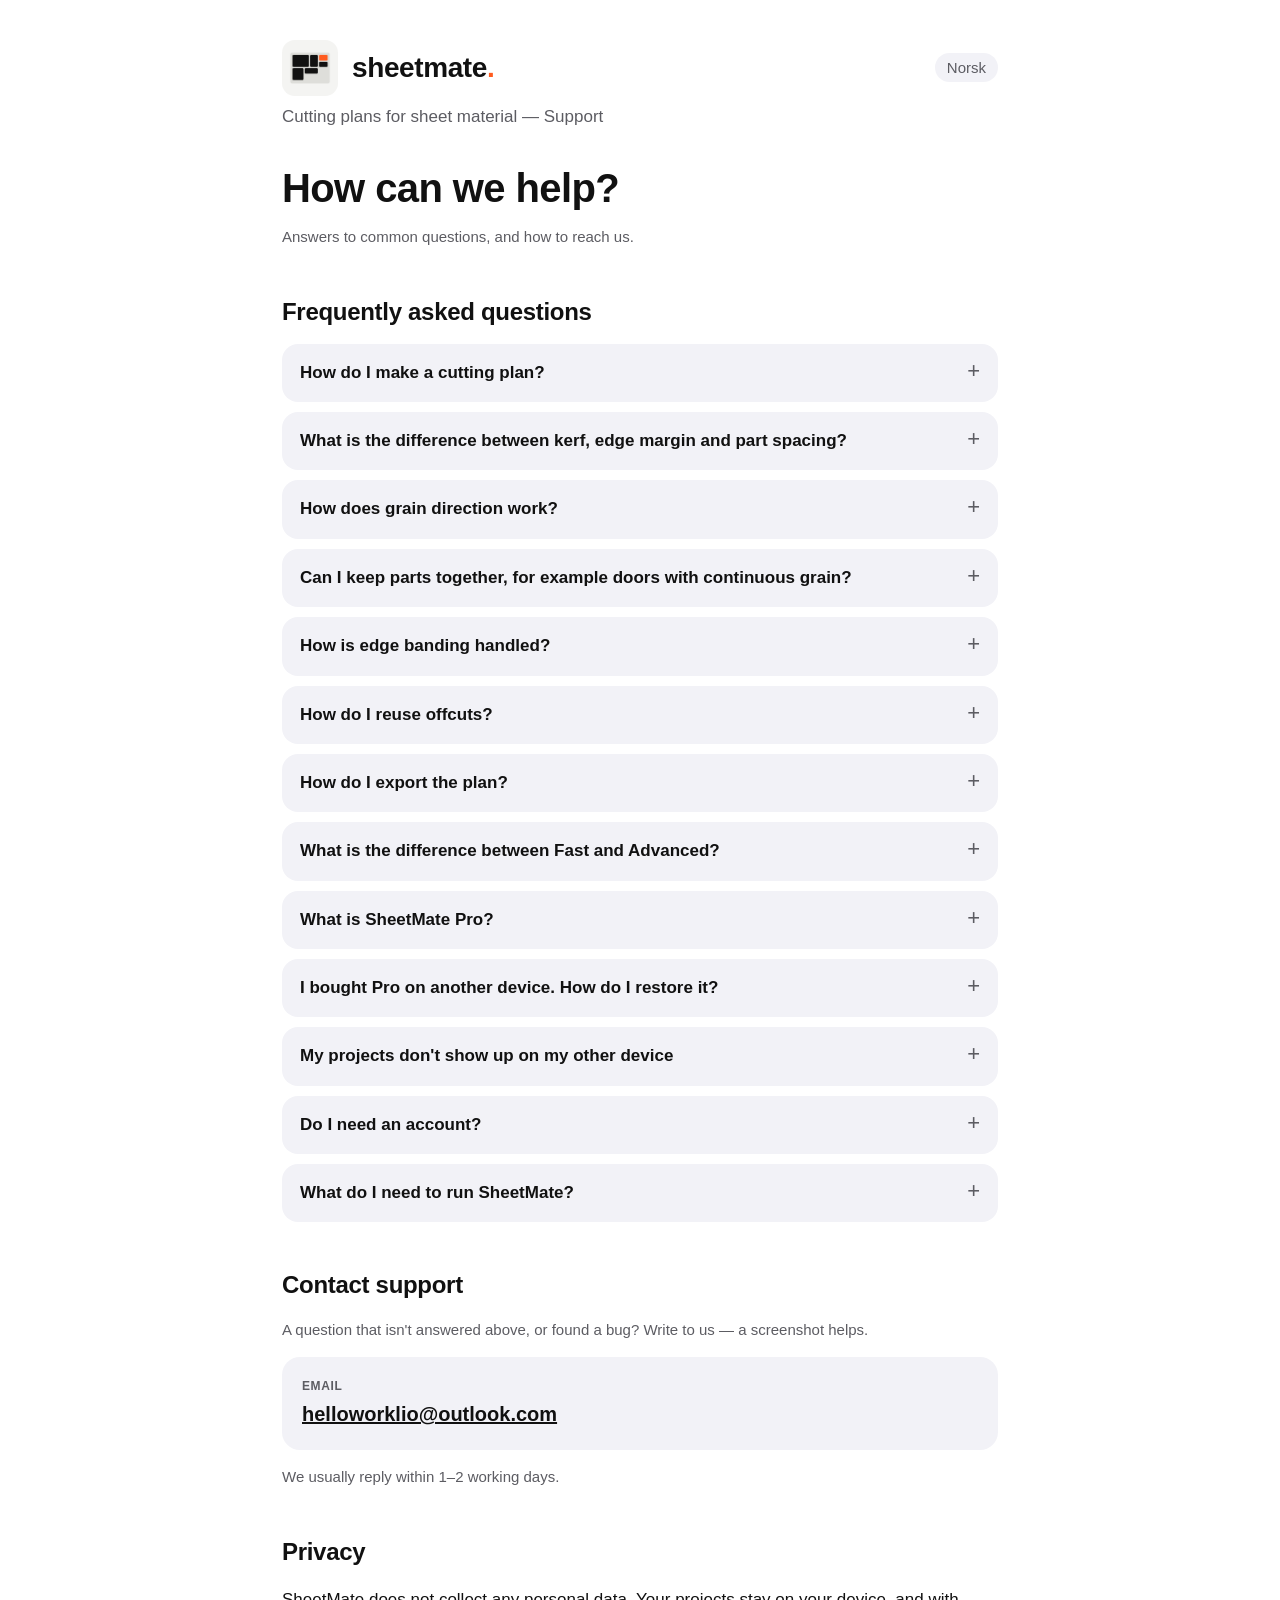
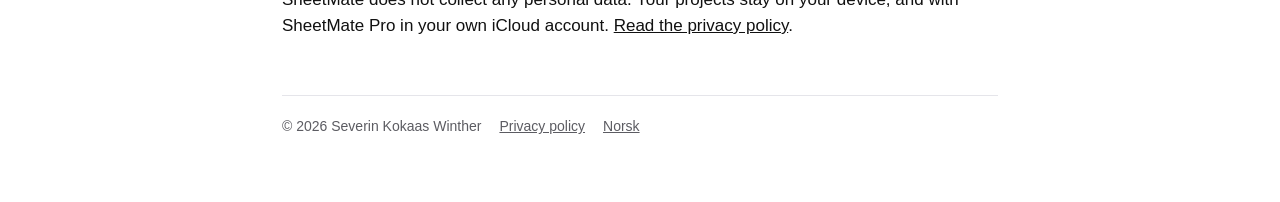
<file: index.html>
<!DOCTYPE html>
<html lang="en">
<head>
<meta charset="utf-8">
<meta name="viewport" content="width=device-width, initial-scale=1">
<title>SheetMate – Support</title>
<meta name="description" content="Support for SheetMate – a cutting-plan optimiser for sheet material on iPhone.">
<link rel="icon" type="image/png" href="images/sheetmate-icon.png">
<link rel="apple-touch-icon" href="images/apple-touch-icon.png">
<link rel="alternate" hreflang="nb" href="nb/">
<link rel="stylesheet" href="style.css">
</head>
<body>
<div class="wrap">
  <header>
    <img src="images/sheetmate-icon.png" alt="">
    <span class="brand">sheetmate<em>.</em></span>
    <span class="lang"><a href="nb/" hreflang="nb" lang="nb">Norsk</a></span>
  </header>
  <p class="tagline">Cutting plans for sheet material — Support</p>

  <h1>How can we help?</h1>
  <p class="note">Answers to common questions, and how to reach us.</p>

  <h2 id="faq">Frequently asked questions</h2>

  <details>
    <summary>How do I make a cutting plan?</summary>
    <p>On the Setup tab, set kerf, edge margin and part spacing. Add the boards you have with <em>+ Add</em> under Boards, and the pieces you need under Parts. Then tap <em>Optimise Cutting Layout</em>. The result shows how many boards you need, the layout of each board and a complete cut list.</p>
  </details>

  <details>
    <summary>What is the difference between kerf, edge margin and part spacing?</summary>
    <ul>
      <li><strong>Kerf</strong> is the thickness of the saw blade or cutter. It is included in the edge margin, not added on top of it.</li>
      <li><strong>Edge margin</strong> is the distance from the parts to the edge of the board.</li>
      <li><strong>Part spacing</strong> is the distance between parts, for the cut itself and for CNC hold-down.</li>
    </ul>
  </details>

  <details>
    <summary>How does grain direction work?</summary>
    <p>Grain direction is part of SheetMate Pro. Boards and parts can then be marked as having grain: a part with grain on a board with grain keeps its direction and is never rotated. Turn on <em>Override grain — all parts</em> to let every part rotate when that saves material. In the free version every part may rotate.</p>
  </details>

  <details>
    <summary>Can I keep parts together, for example doors with continuous grain?</summary>
    <p>Yes. Edit a part and choose <em>Link to another part</em>. A part can be linked to up to two others by name, and you choose which edge they meet on. Linked parts are placed edge to edge on the same board, with the part spacing between them.</p>
  </details>

  <details>
    <summary>How is edge banding handled?</summary>
    <p>Choose which edges of a part get banding. Under Edge banding on the Setup tab you set the banding thickness, which is subtracted from the cut size so the finished part matches your measurements, and an extra length per edge. The result shows how many metres of banding you need.</p>
  </details>

  <details>
    <summary>How do I reuse offcuts?</summary>
    <p>After optimising, tap <em>Save offcuts</em> on the Results tab to keep the largest leftover from each board. In your next project, open <em>Offcut stock</em> on the Setup tab and add the pieces you want to use. Offcuts are used before full boards.</p>
  </details>

  <details>
    <summary>How do I export the plan?</summary>
    <p>On the Results tab, tap <em>Export</em> and choose the cutting plan as PDF (board diagrams and full cut list), the cut list as CSV (for Excel, Numbers or CNC programming), or both.</p>
  </details>

  <details>
    <summary>What is the difference between Fast and Advanced?</summary>
    <p>Fast gives a good plan in a moment. Advanced (SheetMate Pro) starts from that plan and tries eight different search strategies, so it is never worse and often saves offcut space or a whole board. Both give the same plan every time for the same setup. When the result says <em>Fewest boards possible</em>, the parts’ total area proves no plan can use fewer full boards.</p>
  </details>

  <details>
    <summary>What is SheetMate Pro?</summary>
    <p>SheetMate Pro is a one-time purchase — no subscription. It unlocks Advanced optimisation and grain direction, and syncs your projects and offcuts between your devices through your own iCloud. Everything else in SheetMate is free.</p>
  </details>

  <details>
    <summary>I bought Pro on another device. How do I restore it?</summary>
    <p>Open the Projects tab, tap <em>SheetMate Pro</em> and then <em>Restore purchases</em>. Make sure you are signed in with the same Apple ID you bought it with.</p>
  </details>

  <details>
    <summary>My projects don't show up on my other device</summary>
    <p>iCloud sync needs SheetMate Pro and the same Apple ID with iCloud turned on on both devices. Syncing can take a minute or two. Your projects are always kept on each device as well, so nothing is lost while waiting.</p>
  </details>

  <details>
    <summary>Do I need an account?</summary>
    <p>No. SheetMate has no sign-in, no ads and no tracking.</p>
  </details>

  <details>
    <summary>What do I need to run SheetMate?</summary>
    <p>An iPhone with iOS 17 or later.</p>
  </details>

  <h2 id="contact">Contact support</h2>
  <p class="note">A question that isn't answered above, or found a bug? Write to us — a screenshot helps.</p>
  <div class="card">
    <div class="label">Email</div>
    <div class="big"><a href="mailto:helloworklio@outlook.com?subject=SheetMate">helloworklio@outlook.com</a></div>
  </div>
  <p class="note">We usually reply within 1–2 working days.</p>

  <h2 id="privacy">Privacy</h2>
  <p>SheetMate does not collect any personal data. Your projects stay on your device, and with SheetMate Pro in your own iCloud account. <a href="privacy.html">Read the privacy policy</a>.</p>

  <footer>
    <span>© 2026 Severin Kokaas Winther</span>
    <a href="privacy.html">Privacy policy</a>
    <a href="nb/" hreflang="nb" lang="nb">Norsk</a>
  </footer>
</div>
</body>
</html>
</file>
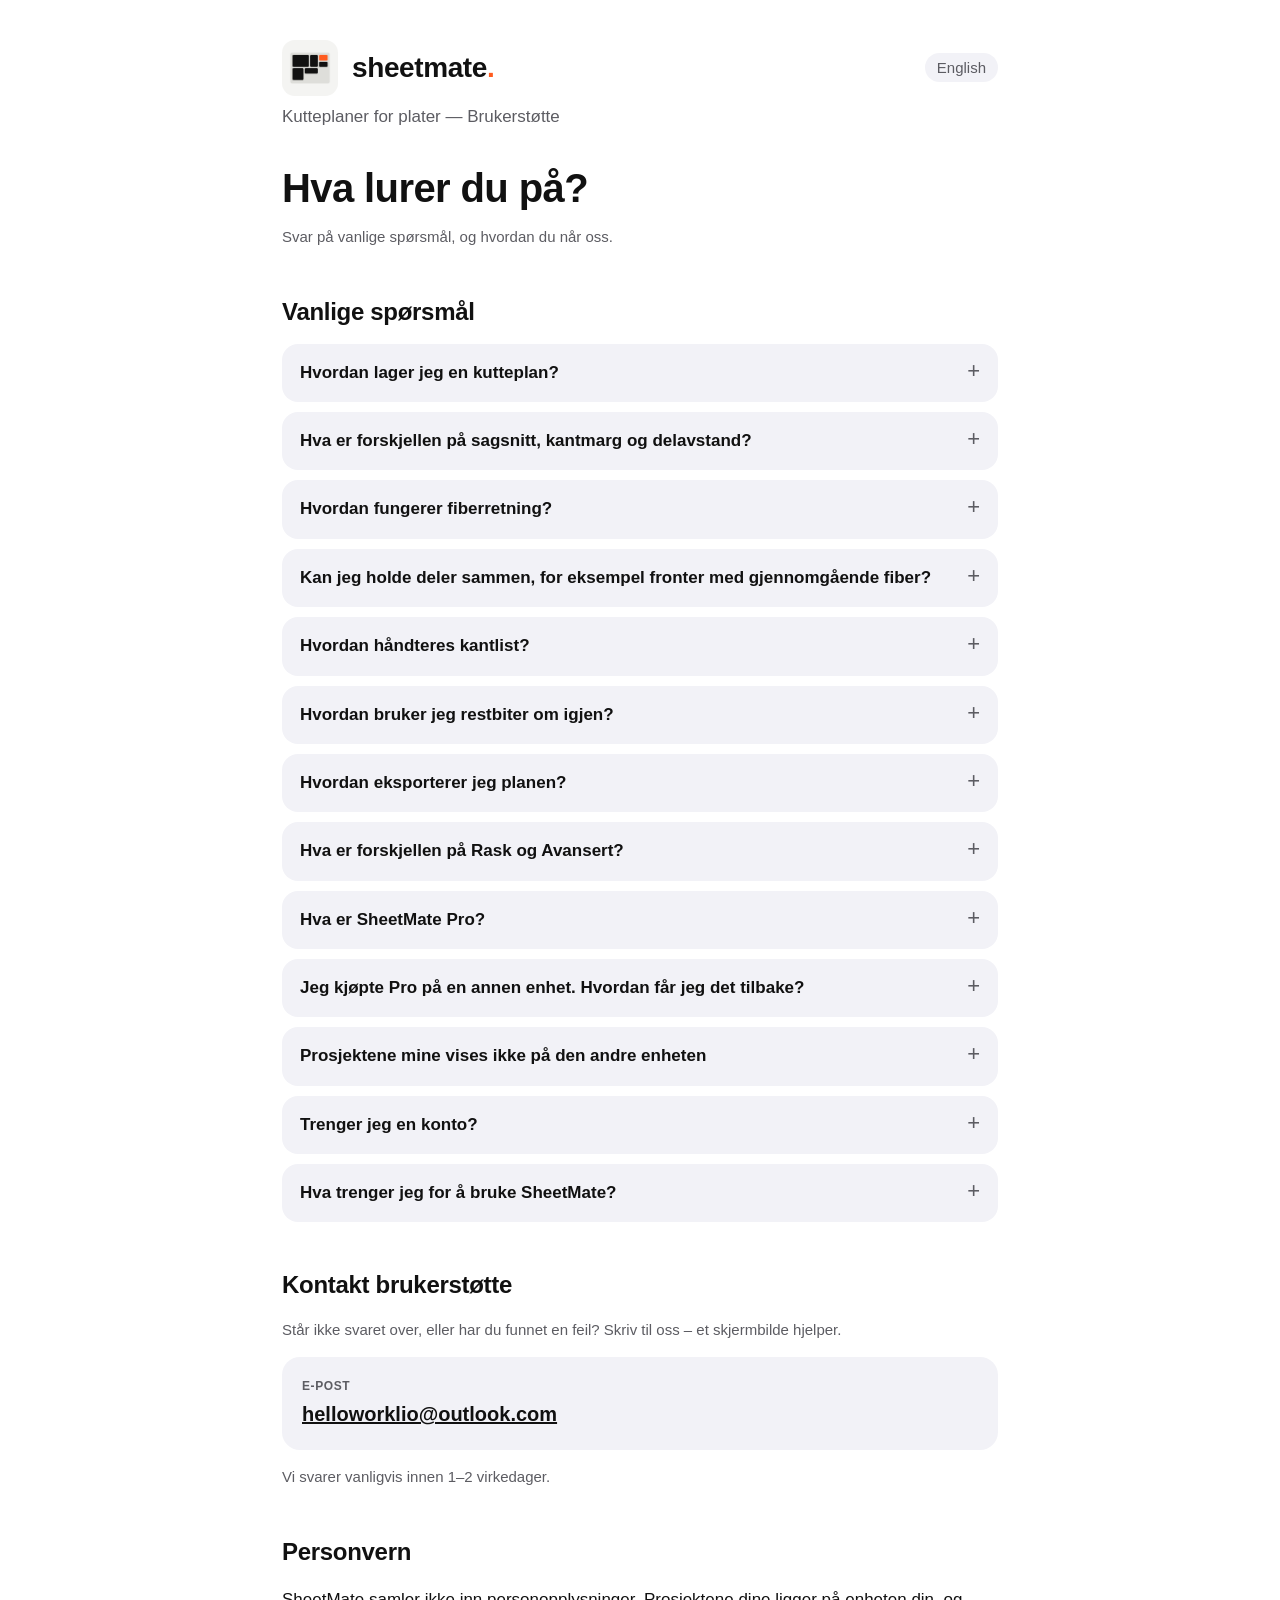
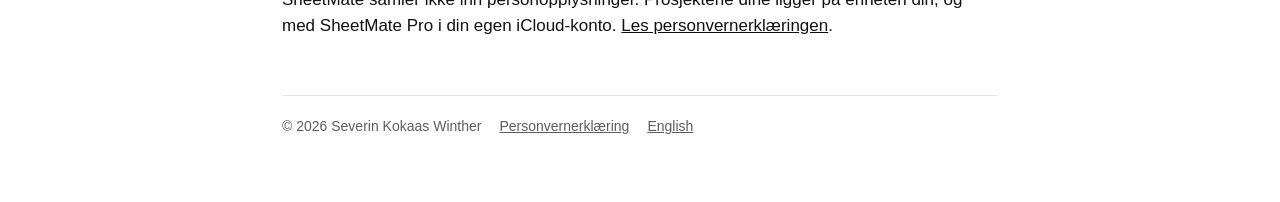
<file: nb/index.html>
<!DOCTYPE html>
<html lang="nb">
<head>
<meta charset="utf-8">
<meta name="viewport" content="width=device-width, initial-scale=1">
<title>SheetMate – Brukerstøtte</title>
<meta name="description" content="Brukerstøtte for SheetMate – kutteplaner for plater på iPhone.">
<link rel="icon" type="image/png" href="../images/sheetmate-icon.png">
<link rel="apple-touch-icon" href="../images/apple-touch-icon.png">
<link rel="alternate" hreflang="en" href="../">
<link rel="stylesheet" href="../style.css">
</head>
<body>
<div class="wrap">
  <header>
    <img src="../images/sheetmate-icon.png" alt="">
    <span class="brand">sheetmate<em>.</em></span>
    <span class="lang"><a href="../" hreflang="en" lang="en">English</a></span>
  </header>
  <p class="tagline">Kutteplaner for plater — Brukerstøtte</p>

  <h1>Hva lurer du på?</h1>
  <p class="note">Svar på vanlige spørsmål, og hvordan du når oss.</p>

  <h2 id="faq">Vanlige spørsmål</h2>

  <details>
    <summary>Hvordan lager jeg en kutteplan?</summary>
    <p>Under Oppsett setter du sagsnitt, kantmarg og delavstand. Legg inn platene du har med <em>+ Legg til</em> under Plater, og delene du trenger under Deler som skal kuttes. Trykk så <em>Optimaliser kutteplan</em>. Resultatet viser hvor mange plater du trenger, oppsettet på hver plate og en komplett kuttliste.</p>
  </details>

  <details>
    <summary>Hva er forskjellen på sagsnitt, kantmarg og delavstand?</summary>
    <ul>
      <li><strong>Sagsnitt</strong> er tykkelsen på sagbladet eller fresen. Det inngår i kantmargen og kommer ikke i tillegg.</li>
      <li><strong>Kantmarg</strong> er avstanden fra delene til platekanten.</li>
      <li><strong>Delavstand</strong> er avstanden mellom delene, til selve snittet og til CNC-feste.</li>
    </ul>
  </details>

  <details>
    <summary>Hvordan fungerer fiberretning?</summary>
    <p>Fiberretning er en del av SheetMate Pro. Da kan både plater og deler merkes med fiberretning: en del med fiber på en plate med fiber beholder retningen og roteres aldri. Slå på <em>Overstyr fiberretning – alle deler</em> for å la alle deler roteres når det sparer materiale. I gratisversjonen kan alle deler roteres.</p>
  </details>

  <details>
    <summary>Kan jeg holde deler sammen, for eksempel fronter med gjennomgående fiber?</summary>
    <p>Ja. Rediger en del og velg <em>Koble til en annen del</em>. En del kan kobles til opptil to andre med navn, og du velger hvilken kant de møtes på. Koblede deler legges kant i kant på samme plate, med delavstanden mellom.</p>
  </details>

  <details>
    <summary>Hvordan håndteres kantlist?</summary>
    <p>Velg hvilke kanter på en del som skal ha kantlist. Under Kantlist i Oppsett angir du tykkelsen, som trekkes fra kuttmålet så den ferdige delen får målene du skrev inn, og et tillegg i lengde per kant. Resultatet viser hvor mange meter kantlist du trenger.</p>
  </details>

  <details>
    <summary>Hvordan bruker jeg restbiter om igjen?</summary>
    <p>Etter optimering trykker du <em>Lagre restbiter</em> under Resultater for å ta vare på den største restbiten fra hver plate. I neste prosjekt åpner du <em>Restbitlager</em> under Oppsett og legger til bitene du vil bruke. Restbiter brukes før hele plater.</p>
  </details>

  <details>
    <summary>Hvordan eksporterer jeg planen?</summary>
    <p>Under Resultater trykker du <em>Eksporter</em> og velger kutteplanen som PDF (platediagrammer og full kuttliste), kuttlisten som CSV (for Excel, Numbers eller CNC-programmering), eller begge.</p>
  </details>

  <details>
    <summary>Hva er forskjellen på Rask og Avansert?</summary>
    <p>Rask gir en god plan på et øyeblikk. Avansert (SheetMate Pro) starter fra den planen og prøver åtte ulike søkestrategier, så den blir aldri dårligere og sparer ofte restbitplass eller en hel plate. Begge gir samme plan hver gang for samme oppsett. Når resultatet sier <em>Færrest mulig plater</em>, viser delenes samlede areal at ingen plan kan bruke færre hele plater.</p>
  </details>

  <details>
    <summary>Hva er SheetMate Pro?</summary>
    <p>SheetMate Pro er et engangskjøp, ikke et abonnement. Det låser opp Avansert optimering og fiberretning, og synkroniserer prosjekter og restbiter mellom enhetene dine via din egen iCloud. Alt annet i SheetMate er gratis.</p>
  </details>

  <details>
    <summary>Jeg kjøpte Pro på en annen enhet. Hvordan får jeg det tilbake?</summary>
    <p>Åpne Prosjekter, trykk <em>SheetMate Pro</em> og så <em>Gjenopprett kjøp</em>. Sjekk at du er logget inn med samme Apple-ID som du kjøpte med.</p>
  </details>

  <details>
    <summary>Prosjektene mine vises ikke på den andre enheten</summary>
    <p>iCloud-synkronisering krever SheetMate Pro og samme Apple-ID med iCloud slått på på begge enhetene. Det kan ta et minutt eller to. Prosjektene ligger alltid også lokalt på hver enhet, så ingenting går tapt mens du venter.</p>
  </details>

  <details>
    <summary>Trenger jeg en konto?</summary>
    <p>Nei. SheetMate har ingen innlogging, ingen reklame og ingen sporing.</p>
  </details>

  <details>
    <summary>Hva trenger jeg for å bruke SheetMate?</summary>
    <p>En iPhone med iOS 17 eller nyere.</p>
  </details>

  <h2 id="kontakt">Kontakt brukerstøtte</h2>
  <p class="note">Står ikke svaret over, eller har du funnet en feil? Skriv til oss – et skjermbilde hjelper.</p>
  <div class="card">
    <div class="label">E-post</div>
    <div class="big"><a href="mailto:helloworklio@outlook.com?subject=SheetMate">helloworklio@outlook.com</a></div>
  </div>
  <p class="note">Vi svarer vanligvis innen 1–2 virkedager.</p>

  <h2 id="personvern">Personvern</h2>
  <p>SheetMate samler ikke inn personopplysninger. Prosjektene dine ligger på enheten din, og med SheetMate Pro i din egen iCloud-konto. <a href="personvern.html">Les personvernerklæringen</a>.</p>

  <footer>
    <span>© 2026 Severin Kokaas Winther</span>
    <a href="personvern.html">Personvernerklæring</a>
    <a href="../" hreflang="en" lang="en">English</a>
  </footer>
</div>
</body>
</html>
</file>
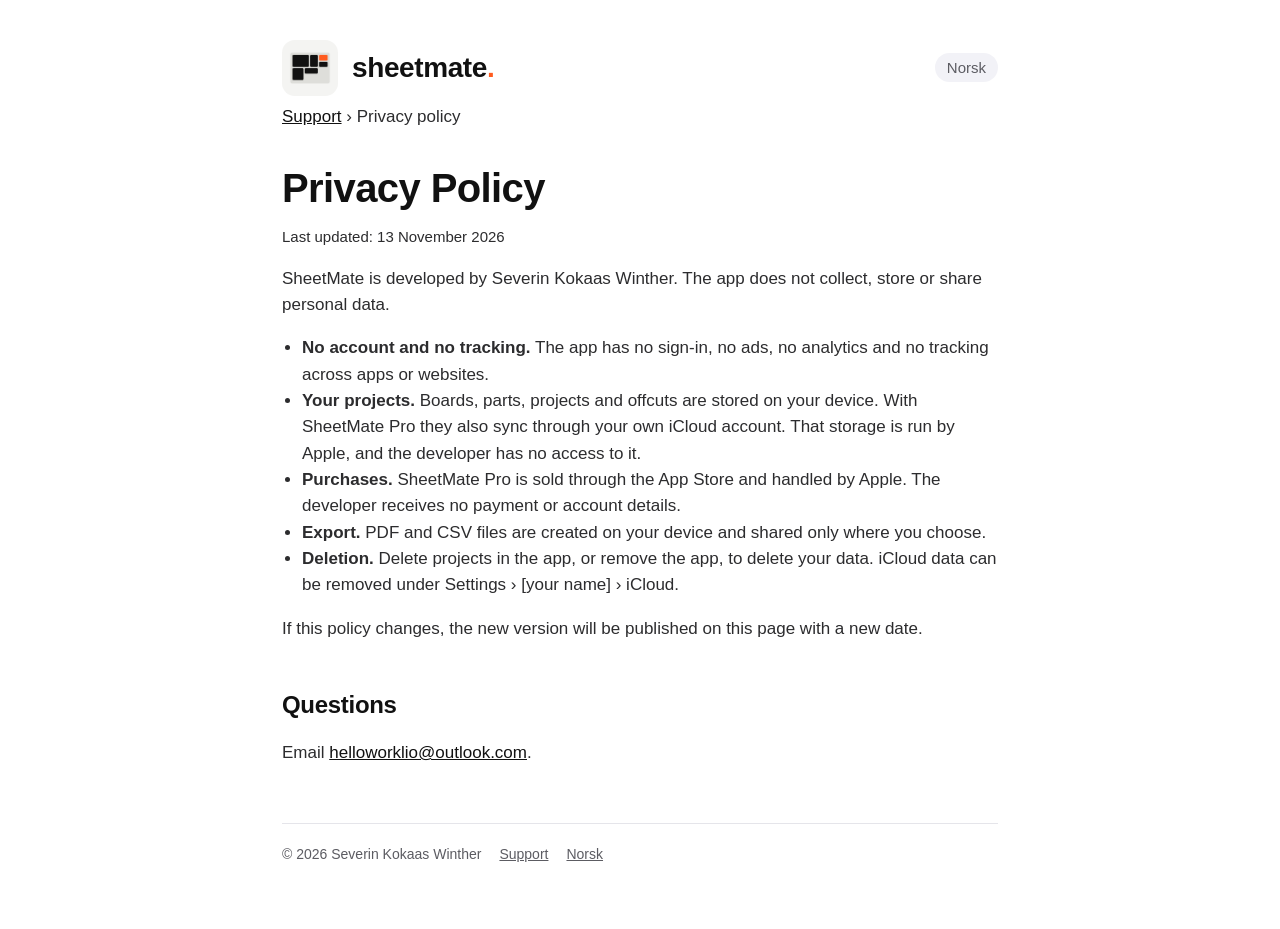
<file: privacy.html>
<!DOCTYPE html>
<html lang="en">
<head>
<meta charset="utf-8">
<meta name="viewport" content="width=device-width, initial-scale=1">
<title>SheetMate – Privacy Policy</title>
<meta name="description" content="Privacy policy for the SheetMate app.">
<link rel="icon" type="image/png" href="images/sheetmate-icon.png">
<link rel="apple-touch-icon" href="images/apple-touch-icon.png">
<link rel="alternate" hreflang="nb" href="nb/personvern.html">
<link rel="stylesheet" href="style.css">
</head>
<body>
<div class="wrap policy">
  <header>
    <img src="images/sheetmate-icon.png" alt="">
    <span class="brand">sheetmate<em>.</em></span>
    <span class="lang"><a href="nb/personvern.html" hreflang="nb" lang="nb">Norsk</a></span>
  </header>
  <p class="tagline"><a href="./">Support</a> › Privacy policy</p>

  <h1>Privacy Policy</h1>
  <p class="note">Last updated: 13 November 2026</p>

  <p>SheetMate is developed by Severin Kokaas Winther. The app does not collect, store or share personal data.</p>
  <ul>
    <li><strong>No account and no tracking.</strong> The app has no sign-in, no ads, no analytics and no tracking across apps or websites.</li>
    <li><strong>Your projects.</strong> Boards, parts, projects and offcuts are stored on your device. With SheetMate Pro they also sync through your own iCloud account. That storage is run by Apple, and the developer has no access to it.</li>
    <li><strong>Purchases.</strong> SheetMate Pro is sold through the App Store and handled by Apple. The developer receives no payment or account details.</li>
    <li><strong>Export.</strong> PDF and CSV files are created on your device and shared only where you choose.</li>
    <li><strong>Deletion.</strong> Delete projects in the app, or remove the app, to delete your data. iCloud data can be removed under Settings › [your name] › iCloud.</li>
  </ul>
  <p>If this policy changes, the new version will be published on this page with a new date.</p>

  <h2>Questions</h2>
  <p>Email <a href="mailto:helloworklio@outlook.com?subject=SheetMate%20privacy">helloworklio@outlook.com</a>.</p>

  <footer>
    <span>© 2026 Severin Kokaas Winther</span>
    <a href="./">Support</a>
    <a href="nb/personvern.html" hreflang="nb" lang="nb">Norsk</a>
  </footer>
</div>
</body>
</html>
</file>
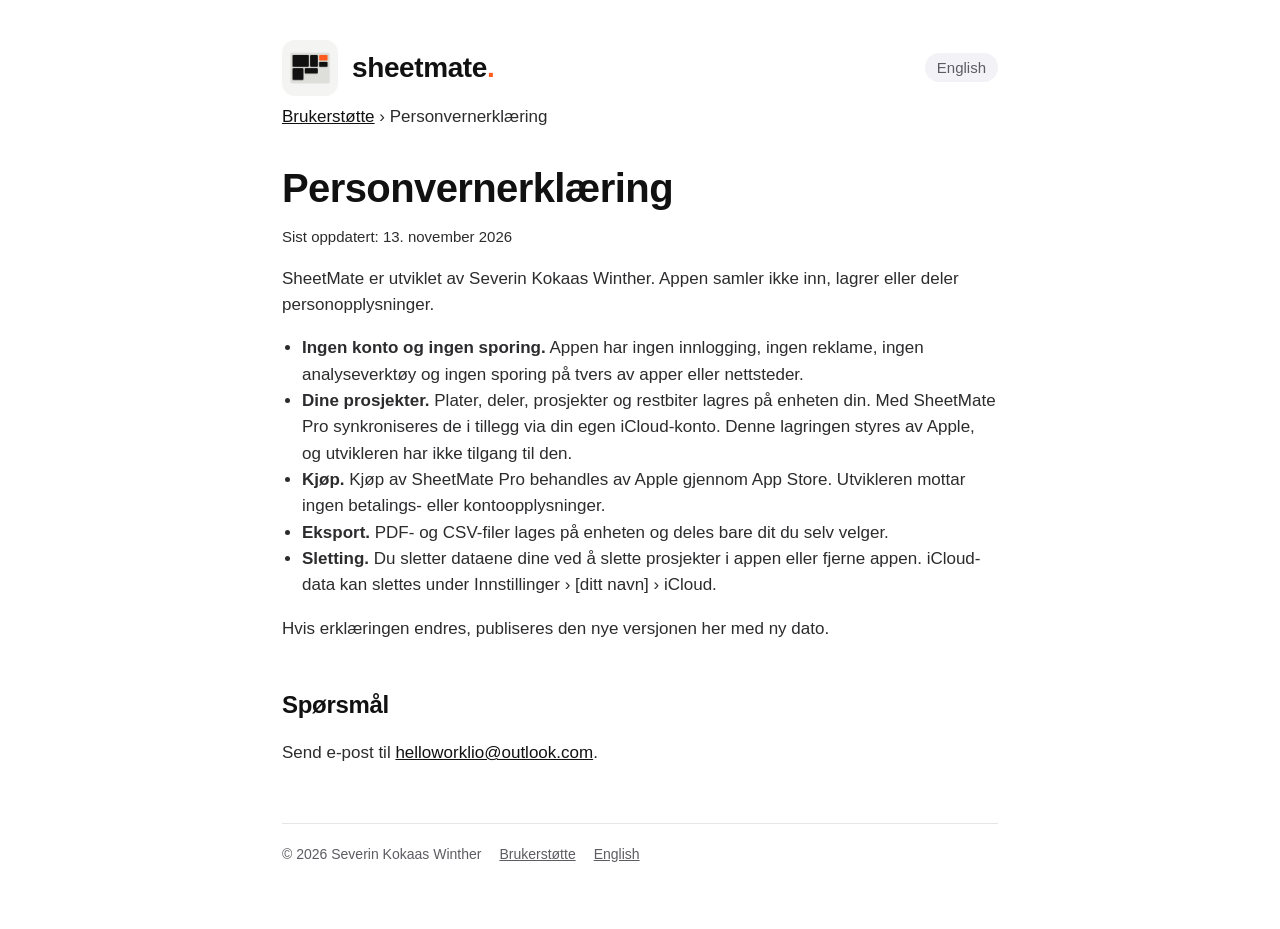
<file: nb/personvern.html>
<!DOCTYPE html>
<html lang="nb">
<head>
<meta charset="utf-8">
<meta name="viewport" content="width=device-width, initial-scale=1">
<title>SheetMate – Personvernerklæring</title>
<meta name="description" content="Personvernerklæring for appen SheetMate.">
<link rel="icon" type="image/png" href="../images/sheetmate-icon.png">
<link rel="apple-touch-icon" href="../images/apple-touch-icon.png">
<link rel="alternate" hreflang="en" href="../privacy.html">
<link rel="stylesheet" href="../style.css">
</head>
<body>
<div class="wrap policy">
  <header>
    <img src="../images/sheetmate-icon.png" alt="">
    <span class="brand">sheetmate<em>.</em></span>
    <span class="lang"><a href="../privacy.html" hreflang="en" lang="en">English</a></span>
  </header>
  <p class="tagline"><a href="./">Brukerstøtte</a> › Personvernerklæring</p>

  <h1>Personvernerklæring</h1>
  <p class="note">Sist oppdatert: 13. november 2026</p>

  <p>SheetMate er utviklet av Severin Kokaas Winther. Appen samler ikke inn, lagrer eller deler personopplysninger.</p>
  <ul>
    <li><strong>Ingen konto og ingen sporing.</strong> Appen har ingen innlogging, ingen reklame, ingen analyseverktøy og ingen sporing på tvers av apper eller nettsteder.</li>
    <li><strong>Dine prosjekter.</strong> Plater, deler, prosjekter og restbiter lagres på enheten din. Med SheetMate Pro synkroniseres de i tillegg via din egen iCloud-konto. Denne lagringen styres av Apple, og utvikleren har ikke tilgang til den.</li>
    <li><strong>Kjøp.</strong> Kjøp av SheetMate Pro behandles av Apple gjennom App Store. Utvikleren mottar ingen betalings- eller kontoopplysninger.</li>
    <li><strong>Eksport.</strong> PDF- og CSV-filer lages på enheten og deles bare dit du selv velger.</li>
    <li><strong>Sletting.</strong> Du sletter dataene dine ved å slette prosjekter i appen eller fjerne appen. iCloud-data kan slettes under Innstillinger › [ditt navn] › iCloud.</li>
  </ul>
  <p>Hvis erklæringen endres, publiseres den nye versjonen her med ny dato.</p>

  <h2>Spørsmål</h2>
  <p>Send e-post til <a href="mailto:helloworklio@outlook.com?subject=SheetMate%20personvern">helloworklio@outlook.com</a>.</p>

  <footer>
    <span>© 2026 Severin Kokaas Winther</span>
    <a href="./">Brukerstøtte</a>
    <a href="../privacy.html" hreflang="en" lang="en">English</a>
  </footer>
</div>
</body>
</html>
</file>
<file: style.css>
:root{--ink:#111;--sub:#5c5c62;--card:#f2f2f7;--line:#e5e5ea;--accent:#ff5b1f}
*{box-sizing:border-box}
html{-webkit-text-size-adjust:100%}
body{margin:0;background:#fff;color:var(--ink);font:17px/1.55 -apple-system,BlinkMacSystemFont,"SF Pro Text","Segoe UI",Roboto,"Helvetica Neue",Arial,sans-serif}
.wrap{max-width:760px;margin:0 auto;padding:40px 22px 64px}
header{display:flex;align-items:center;gap:14px;margin-bottom:8px}
header img{width:56px;height:56px;border-radius:13px}
.brand{font-size:28px;font-weight:800;letter-spacing:-.4px}
.brand em{font-style:normal;color:var(--accent)}
.lang{margin-left:auto;font-size:15px}
.lang a{color:var(--sub);text-decoration:none;padding:6px 12px;border-radius:99px;background:var(--card)}
.tagline{color:var(--sub);margin:0 0 36px}
h1{font-size:40px;line-height:1.1;letter-spacing:-.6px;margin:0 0 8px}
h2{font-size:24px;letter-spacing:-.3px;margin:44px 0 14px}
.pill{display:inline-block;background:var(--accent);color:var(--ink);font-size:12px;font-weight:700;letter-spacing:.6px;text-transform:uppercase;padding:4px 10px;border-radius:99px}
details{background:var(--card);border-radius:16px;padding:0 18px;margin:0 0 10px}
summary{cursor:pointer;font-weight:600;padding:16px 0;list-style:none;display:flex;justify-content:space-between;gap:12px}
summary::-webkit-details-marker{display:none}
summary::after{content:"+";color:var(--sub);font-weight:400;font-size:22px;line-height:1}
details[open] summary::after{content:"–"}
details p,details ul{margin:0 0 16px;color:#2c2c2e}
details ul{padding-left:20px}
.card{background:var(--card);border-radius:18px;padding:20px}
.label{font-size:12px;font-weight:600;letter-spacing:.6px;text-transform:uppercase;color:var(--sub)}
.big{font-size:20px;font-weight:700;margin-top:4px}
a{color:var(--ink)}
.note{color:var(--sub);font-size:15px}
footer{margin-top:56px;padding-top:20px;border-top:1px solid var(--line);color:var(--sub);font-size:14px;display:flex;flex-wrap:wrap;gap:8px 18px}
footer a{color:var(--sub)}
.policy p,.policy li{color:#2c2c2e}
.policy ul{padding-left:20px}
@media (max-width:520px){h1{font-size:32px}.wrap{padding-top:28px}}
</file>
